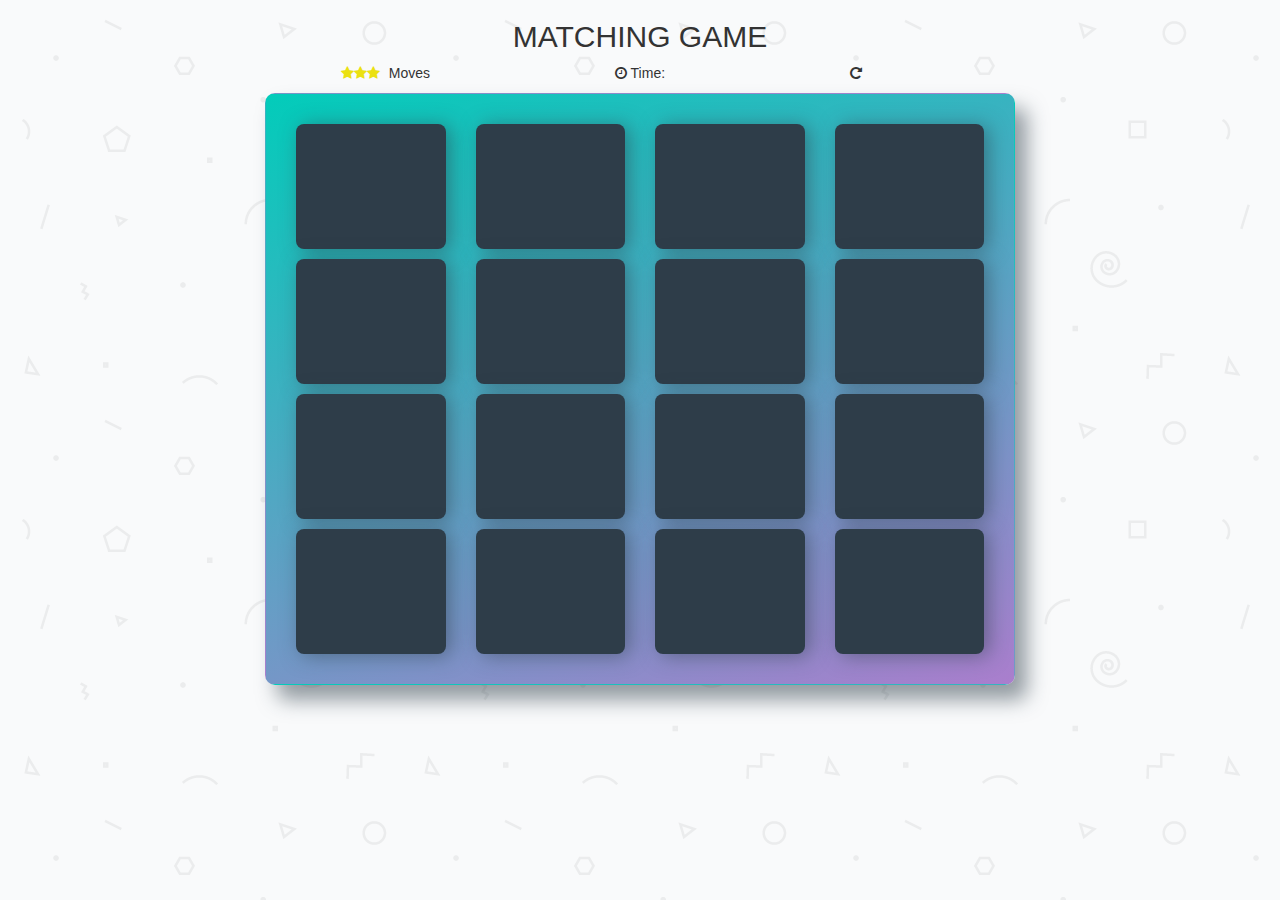
<file: index.html>
<!DOCTYPE html>
<html lang="pt-br" xmlns="http://www.w3.org/1999/html" xmlns="http://www.w3.org/1999/html">
<head>
    <meta charset="UTF-8">
    <meta http-equiv="x-ua-compatible" content="ie=edge">
    <title>Matching Game Project</title>
    <meta name="description" content="">
    <meta name="viewport" content="width=device-width, initial-scale=1">
    <!-- BootStratp -->
    <link rel="stylesheet" href="css/bootstrap.min.css">
    <!-- Font Awesome -->
    <link rel="stylesheet" href="vendors/font-awesome-4.7.0/css/font-awesome.min.css">
    <!-- Animate css  -->
    <link rel="stylesheet" href="https://cdnjs.cloudflare.com/ajax/libs/animate.css/3.5.2/animate.min.css">
    <!-- Sweet alert -->
    <link rel="stylesheet" href="vendors/bootstrap-sweetalert-master/dist/sweetalert.css">
    <!-- style css -->
    <link rel="stylesheet" href="css/style.css">
</head>
<body>
<div class="container">
    <!-- Start HEADER -->
    <header>
        <div class="row">
            <h2 class="title text-center text-uppercase">Matching Game</h2>
        </div>
    </header>
    <!-- End HEADER -->
    <!-- start score -->
    <section>
        <div class="row">
            <div class="col-sm-4 col-md-4 col-xs-6">
                <div class="score-panel">
                    <ul class="stars">
                        <!-- loading stars function -->
                    </ul>
                    <span class="moves"></span> Moves
                </div>
            </div>
            <div class="col-sm-4 col-md-4 col-xs-6">
                <div class="time">
                    <span><i class="fa fa-clock-o"></i> Time: <span class="clock"></span></span>
                </div>
            </div>
            <div class="col-sm-4 col-md-4 col-xs-12">
                <div class="restart">
                    <i class="fa fa-repeat" onclick="resetGame()"></i>
                </div>
            </div>
        </div>
    </section>
    <!-- end score -->
    <!-- Start PANEL -->
    <section>
        <div class="row">
            <div class="col-sm-8 col-sm-offset-2 col-xs-12">
                <div class="panel panel-custom">
                    <div class="container text-center">
                        <!-- loading page function -->
                    </div>
                </div>
            </div>
        </div>
    </section>
</div>
<!-- END Panel -->
<!-- Jquery -->
<script src="js/jquery-3.3.1.min.js"></script>
<!-- Sweet alert -->
<script src="vendors/bootstrap-sweetalert-master/dist/sweetalert.min.js"></script>
<!-- script -->
<script src="js/app.js"></script>
</body>
</html>
</file>
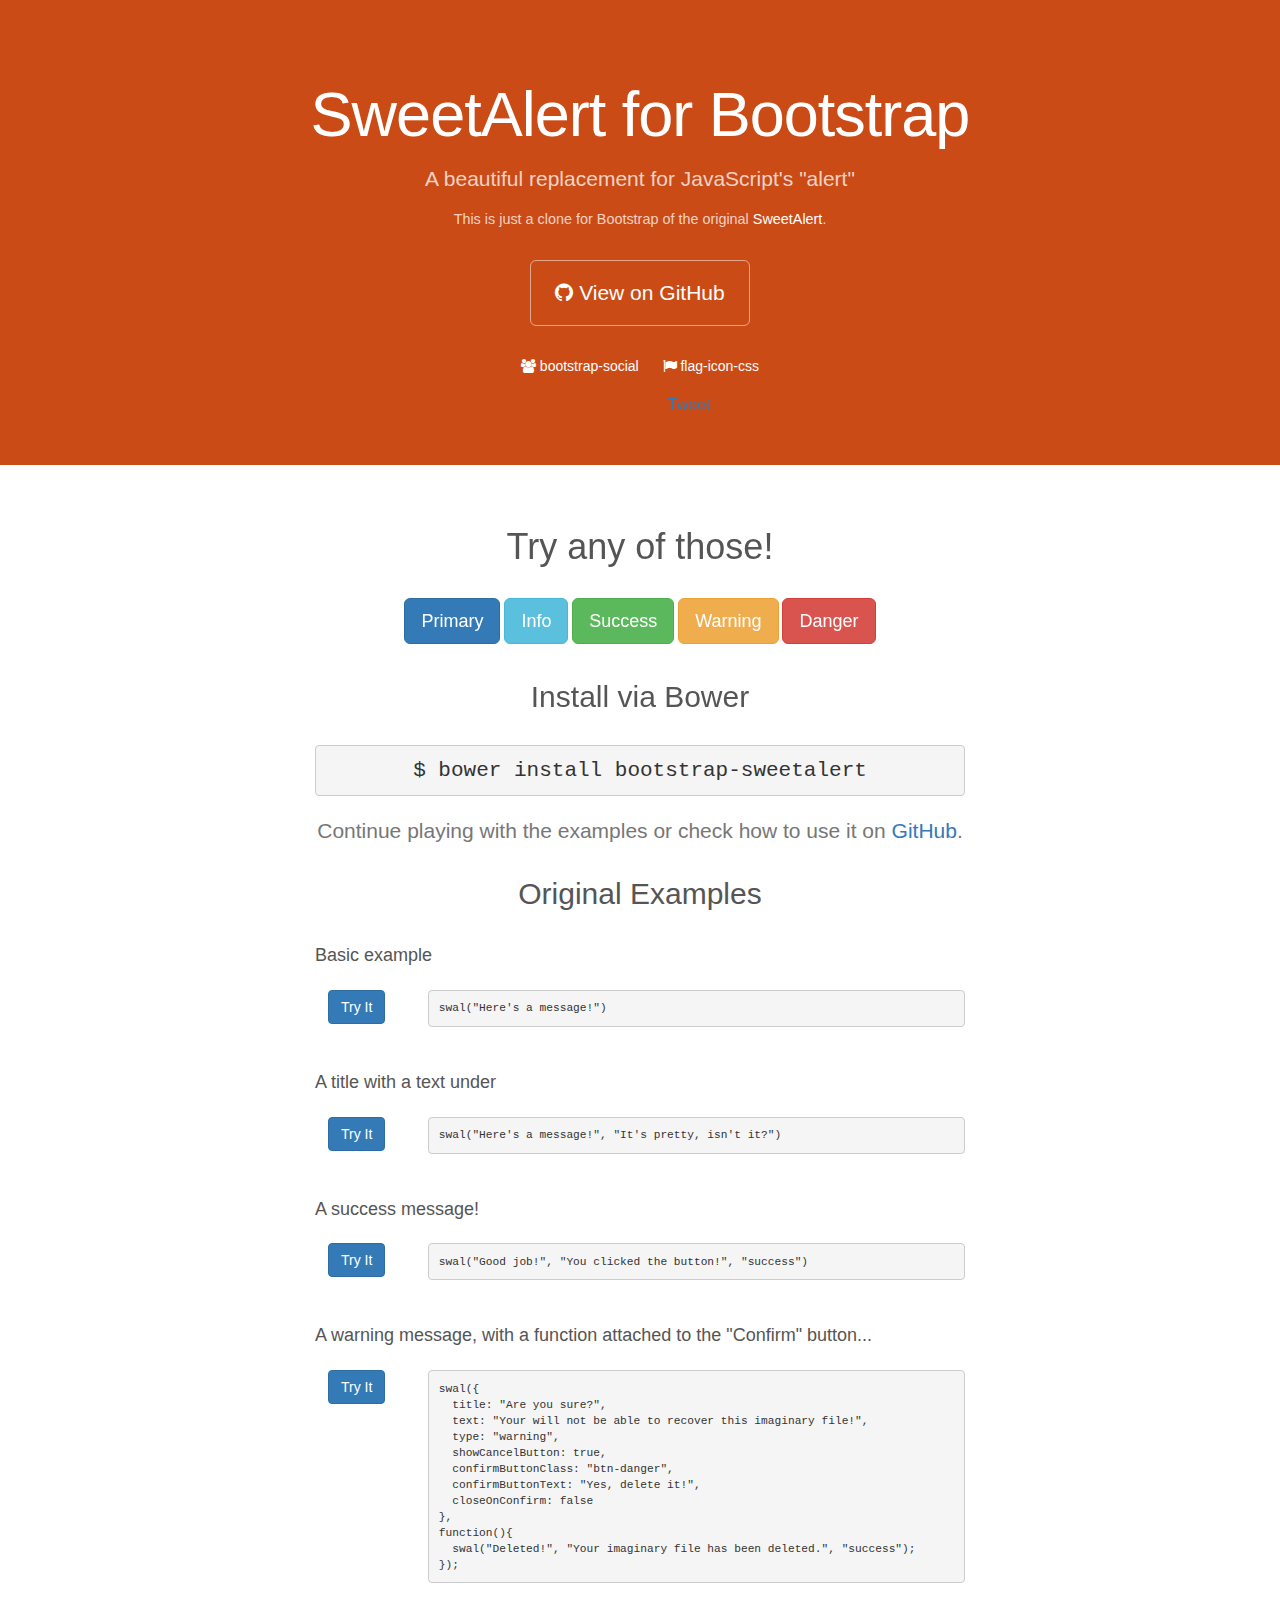
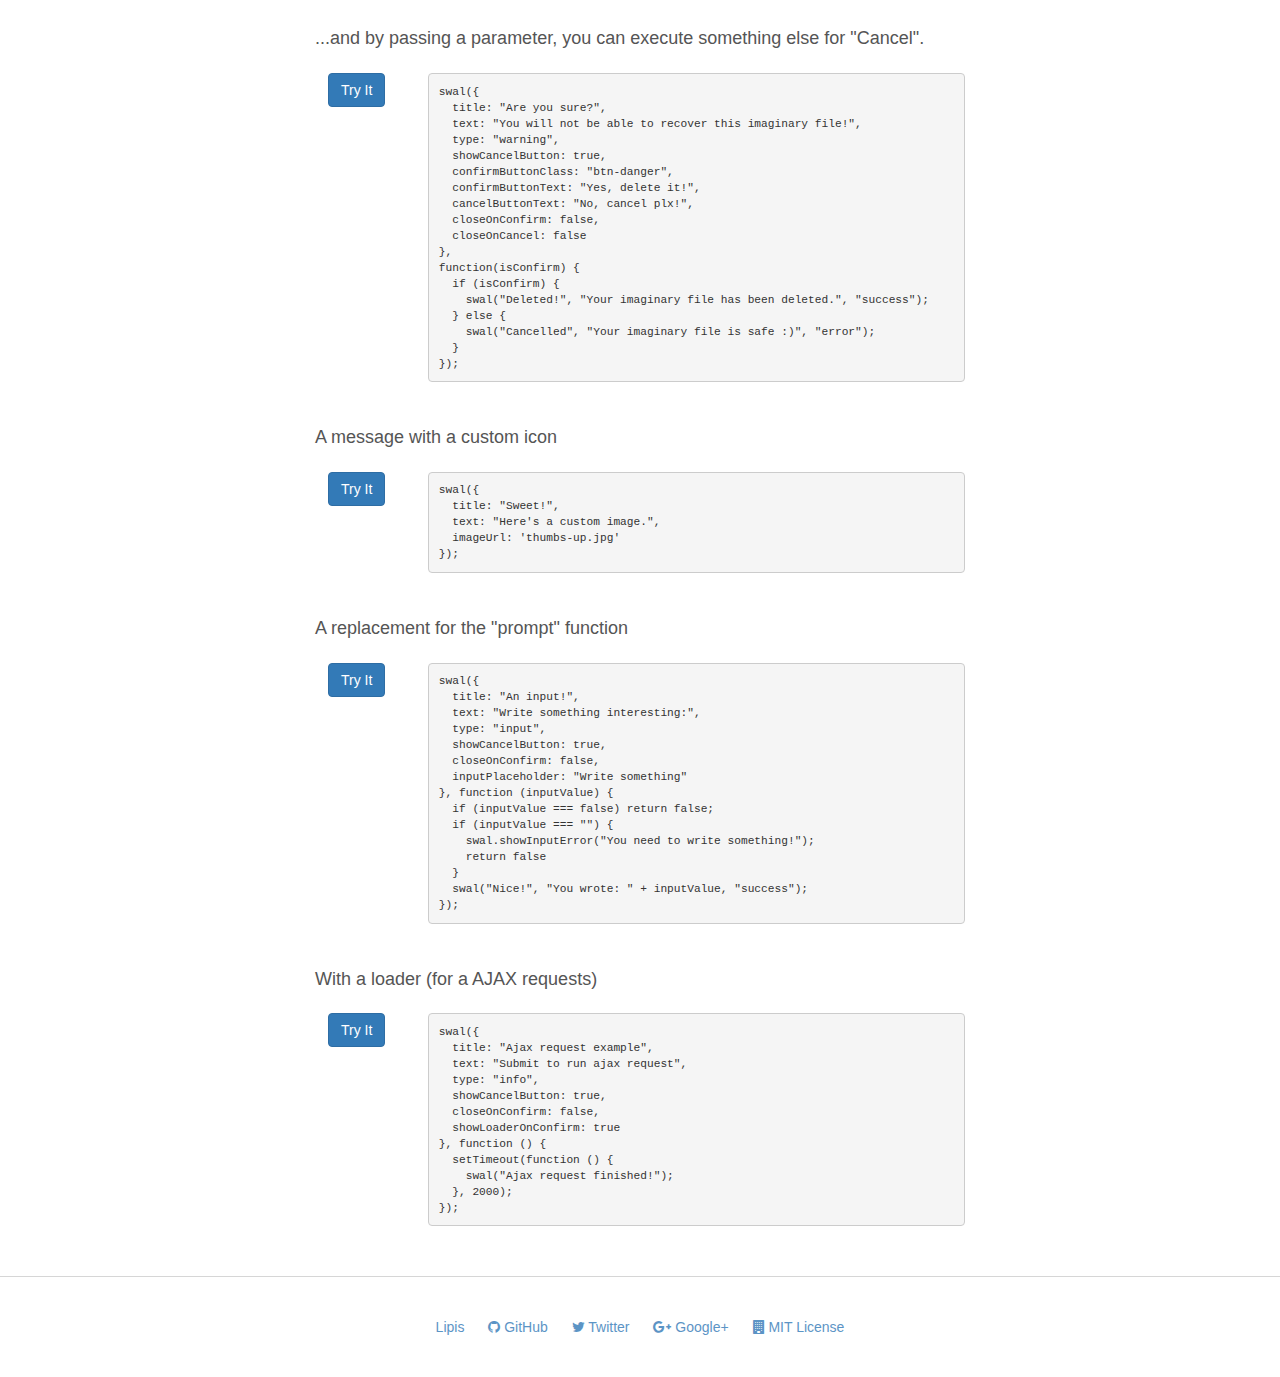
<file: vendors/bootstrap-sweetalert-master/index.html>
<!DOCTYPE html>
<html lang="en">
  <head>
    <meta charset="utf-8">
    <meta http-equiv="X-UA-Compatible" content="IE=edge">
    <meta name="viewport" content="width=device-width, initial-scale=1">

    <meta property="og:title" content="Social Buttons for Bootstrap" />
    <meta property="og:description" content="A beautiful replacement for JavaScript's 'alert' for Bootstrap" />
    <meta property="og:type" content="website" />
    <meta property="og:url" content="http://lipis.github.io/bootstrap-sweetalert/" />
    <meta property="og:image" content="http://lipis.github.io/bootstrap-social/assets/bootstrap-sweetalert.png" />

    <title>SweetAlert for Bootstrap</title>

    <link href="//maxcdn.bootstrapcdn.com/bootstrap/3.2.0/css/bootstrap.min.css" rel="stylesheet">
    <link href="//maxcdn.bootstrapcdn.com/font-awesome/4.2.0/css/font-awesome.min.css" rel="stylesheet">
    <script src="//code.jquery.com/jquery-2.1.1.js"></script>
    <link href="assets/docs.css" rel="stylesheet">

    <!-- Debug -->
    <script src="//localhost:32123/livereload.js"></script>

    <!-- This is what you need -->
    <script src="dist/sweetalert.js"></script>
    <link rel="stylesheet" href="dist/sweetalert.css">
    <!--.......................-->

    <script>
      (function(i,s,o,g,r,a,m){i['GoogleAnalyticsObject']=r;i[r]=i[r]||function(){
      (i[r].q=i[r].q||[]).push(arguments)},i[r].l=1*new Date();a=s.createElement(o),
      m=s.getElementsByTagName(o)[0];a.async=1;a.src=g;m.parentNode.insertBefore(a,m)
      })(window,document,'script','//www.google-analytics.com/analytics.js','ga');
      ga('create', 'UA-42119746-3', 'auto');
      ga('send', 'pageview');
    </script>
  </head>

  <body>
    <div class="jumbotron">
      <h1>SweetAlert for Bootstrap</h1>
      <p>A beautiful replacement for JavaScript's "alert"</p>
      <p class="small">
        This is just a clone for Bootstrap of the original
        <a href="http://tristanedwards.me/sweetalert" target="_blank" onclick="_gaq.push(['_trackEvent', 'exit', 'header', 'Original']);">SweetAlert</a>.
      </p>
      <p>
        <a class="btn btn-outline btn-lg" href="https://github.com/lipis/sweetalert" onclick="_gaq.push(['_trackEvent', 'exit', 'main', 'GitHub']);">
          <span class="fa fa-github"></span>
          View on GitHub
        </a>
      </p>
      <ul class="jumbotron-links">
        <li><a href="http://lipis.github.io/bootstrap-social" onclick="_gaq.push(['_trackEvent', 'exit', 'header', 'bootstrap-social']);"><i class="fa fa-group"></i> bootstrap-social</a></li>
        <li><a href="http://lipis.github.io/flag-icon-css"  onclick="_gaq.push(['_trackEvent', 'exit', 'header', 'flag-icon-css']);"><i class="fa fa-flag"></i> flag-icon-css</a></li>
      </ul>

      <iframe src="http://ghbtns.com/github-btn.html?user=lipis&amp;repo=bootstrap-sweetalert&amp;type=watch&amp;count=true" class="social-share"></iframe>
      <a href="https://twitter.com/share" class="social-share twitter-share-button" data-url="http://lipis.github.io/bootstrap-sweetalert/" data-text="SweetAlert for Bootstrap! A beautiful replacement for JavaScript's 'alert'." data-via="lipis" data-hashtags="bootstrap">Tweet</a>
    </div>

    <div class="container">

      <h1>Try any of those!</h1>
      <div class="examples">
        <button class="btn btn-lg btn-primary sweet-10" onclick="_gaq.push(['_trackEvent', 'example, 'try', 'Primary']);">Primary</button>
        <button class="btn btn-lg btn-info sweet-11" onclick="_gaq.push(['_trackEvent', 'example, 'try', 'Info']);">Info</button>
        <button class="btn btn-lg btn-success sweet-12" onclick="_gaq.push(['_trackEvent', 'example, 'try', 'Success']);">Success</button>
        <button class="btn btn-lg btn-warning sweet-13" onclick="_gaq.push(['_trackEvent', 'example, 'try', 'Warning']);">Warning</button>
        <button class="btn btn-lg btn-danger sweet-14" onclick="_gaq.push(['_trackEvent', 'example, 'try', 'Danger']);">Danger</button>
      </div>


      <h2>Install via Bower</h2>

      <pre class="text-center lead">$ bower install bootstrap-sweetalert</pre>

      <p class="text-muted text-center lead">
        Continue playing with the examples or check how to use it on
        <a href="https://github.com/lipis/bootstrap-sweetalert#sweetalert-for-bootstrap">GitHub</a>.
      </p>

      <h2>Original Examples</h2>

      <h4>Basic example</h4>
      <div class="row">
        <div class="col-sm-2 text-center">
          <p><button class="btn btn-primary sweet-1" onclick="_gaq.push(['_trackEvent', 'example', 'try', 'sweet-1']);">Try It</button></p>
        </div>
        <div class="col-sm-10">
          <pre class="code">swal("Here's a message!")</pre>
        </div>
      </div>

      <h4>A title with a text under</h4>
      <div class="row">
        <div class="col-sm-2 text-center">
          <p><button class="btn btn-primary sweet-2" onclick="_gaq.push(['_trackEvent', 'example', 'try', 'sweet-2']);">Try It</button></p>
        </div>
        <div class="col-sm-10">
          <pre>swal("Here's a message!", "It's pretty, isn't it?")</pre>
        </div>
      </div>

      <h4>A success message!</h4>
      <div class="row">
        <div class="col-sm-2 text-center">
          <p><button class="btn btn-primary sweet-3" onclick="_gaq.push(['_trackEvent', 'example', 'try', 'sweet-3']);">Try It</button></p>
        </div>
        <div class="col-sm-10">
          <pre>swal("Good job!", "You clicked the button!", "success")</pre>
        </div>
      </div>

      <h4>A warning message, with a function attached to the "Confirm" button...</h4>
      <div class="row">
        <div class="col-sm-2 text-center">
          <p><button class="btn btn-primary sweet-4" onclick="_gaq.push(['_trackEvent', 'example', 'try', 'sweet-4']);">Try It</button></p>
        </div>
        <div class="col-sm-10">
          <pre>
swal({
  title: "Are you sure?",
  text: "Your will not be able to recover this imaginary file!",
  type: "warning",
  showCancelButton: true,
  confirmButtonClass: "btn-danger",
  confirmButtonText: "Yes, delete it!",
  closeOnConfirm: false
},
function(){
  swal("Deleted!", "Your imaginary file has been deleted.", "success");
});</pre>
        </div>
      </div>

      <h4>...and by passing a parameter, you can execute something else for "Cancel".</h4>
      <div class="row">
        <div class="col-sm-2 text-center">
          <p><button class="btn btn-primary sweet-5" onclick="_gaq.push(['_trackEvent', 'example', 'try', 'sweet-5']);">Try It</button></p>
        </div>
        <div class="col-sm-10">
          <pre>
swal({
  title: "Are you sure?",
  text: "You will not be able to recover this imaginary file!",
  type: "warning",
  showCancelButton: true,
  confirmButtonClass: "btn-danger",
  confirmButtonText: "Yes, delete it!",
  cancelButtonText: "No, cancel plx!",
  closeOnConfirm: false,
  closeOnCancel: false
},
function(isConfirm) {
  if (isConfirm) {
    swal("Deleted!", "Your imaginary file has been deleted.", "success");
  } else {
    swal("Cancelled", "Your imaginary file is safe :)", "error");
  }
});</pre>
        </div>
      </div>

      <h4>A message with a custom icon</h4>
      <div class="row">
        <div class="col-sm-2 text-center">
          <p><button class="btn btn-primary sweet-6" onclick="_gaq.push(['_trackEvent', 'exit', 'footer', 'Lipis']);">Try It</button></p>
        </div>
        <div class="col-sm-10">
          <pre>
swal({
  title: "Sweet!",
  text: "Here's a custom image.",
  imageUrl: 'thumbs-up.jpg'
});</pre>
        </div>
      </div>

      <h4>A replacement for the "prompt" function</h4>
      <div class="row">
        <div class="col-sm-2 text-center">
          <p><button class="btn btn-primary sweet-7" onclick="_gaq.push(['_trackEvent', 'exit', 'footer', 'Lipis']);">Try It</button></p>
        </div>
        <div class="col-sm-10">
          <pre>
swal({
  title: "An input!",
  text: "Write something interesting:",
  type: "input",
  showCancelButton: true,
  closeOnConfirm: false,
  inputPlaceholder: "Write something"
}, function (inputValue) {
  if (inputValue === false) return false;
  if (inputValue === "") {
    swal.showInputError("You need to write something!");
    return false
  }
  swal("Nice!", "You wrote: " + inputValue, "success");
});</pre>
        </div>
      </div>

      <h4>With a loader (for a AJAX requests)</h4>
      <div class="row">
        <div class="col-sm-2 text-center">
          <p><button class="btn btn-primary sweet-8" onclick="_gaq.push(['_trackEvent', 'exit', 'footer', 'Lipis']);">Try It</button></p>
        </div>
        <div class="col-sm-10">
          <pre>
swal({
  title: "Ajax request example",
  text: "Submit to run ajax request",
  type: "info",
  showCancelButton: true,
  closeOnConfirm: false,
  showLoaderOnConfirm: true
}, function () {
  setTimeout(function () {
    swal("Ajax request finished!");
  }, 2000);
});</pre>
        </div>
      </div>
    </div>
    <footer>
      <ul class="links">
        <li><a href="http://lip.is" onclick="_gaq.push(['_trackEvent', 'exit', 'footer', 'Lipis']);">Lipis</a></li>
        <li><a href="http://github.com/lipis" onclick="_gaq.push(['_trackEvent', 'exit', 'footer', 'GitHub']);"><i class="fa fa-github"></i> GitHub</a></li>
        <li><a href="http://twitter.com/lipis" onclick="_gaq.push(['_trackEvent', 'exit', 'footer', 'Twitter']);"><i class="fa fa-twitter"></i> Twitter</a></li>
        <li><a href="http://google.com/+PanayiotisLipiridis" onclick="_gaq.push(['_trackEvent', 'exit', 'footer', 'Google+']);"><i class="fa fa-google-plus"></i> Google+</a></li>
        <li><a href="http://opensource.org/licenses/MIT" onclick="_gaq.push(['_trackEvent', 'exit', 'footer', 'MIT']);"><i class="fa fa-building"></i> MIT License</a></li>
      </ul>
    </footer>

    <script>
      document.querySelector('.sweet-1').onclick = function(){
        swal("Here's a message!");
      };

      document.querySelector('.sweet-2').onclick = function(){
        swal("Here's a message!", "It's pretty, isn't it?")
      };

      document.querySelector('.sweet-3').onclick = function(){
        swal("Good job!", "You clicked the button!", "success");
      };

      document.querySelector('.sweet-4').onclick = function(){
        swal({
          title: "Are you sure?",
          text: "You will not be able to recover this imaginary file!",
          type: "warning",
          showCancelButton: true,
          confirmButtonClass: 'btn-danger',
          confirmButtonText: 'Yes, delete it!',
          closeOnConfirm: false,
          //closeOnCancel: false
        },
        function(){
          swal("Deleted!", "Your imaginary file has been deleted!", "success");
        });
      };

      document.querySelector('.sweet-5').onclick = function(){
        swal({
          title: "Are you sure?",
          text: "You will not be able to recover this imaginary file!",
          type: "warning",
          showCancelButton: true,
          confirmButtonClass: 'btn-danger',
          confirmButtonText: 'Yes, delete it!',
          cancelButtonText: "No, cancel plx!",
          closeOnConfirm: false,
          closeOnCancel: false
        },
        function(isConfirm){
          if (isConfirm){
            swal("Deleted!", "Your imaginary file has been deleted!", "success");
          } else {
            swal("Cancelled", "Your imaginary file is safe :)", "error");
          }
        });
      };

      document.querySelector('.sweet-6').onclick = function(){
        swal({
          title: "Sweet!",
          text: "Here's a custom image.",
          imageUrl: 'assets/thumbs-up.jpg'
        });
      };

      document.querySelector('.sweet-7').onclick = function () {
        swal({
          title: "An input!",
          text: "Write something interesting:",
          type: "input",
          showCancelButton: true,
          closeOnConfirm: false,
          animation: "slide-from-top",
          inputPlaceholder: "Write something"
        }, function (inputValue) {
          if (inputValue === false) return false;
          if (inputValue === "") {
            swal.showInputError("You need to write something!");
            return false
          }
          swal("Nice!", "You wrote: " + inputValue, "success");
        });
      };

      document.querySelector('.sweet-8').onclick = function () {
        swal({
          title: "Ajax request example",
          text: "Submit to run ajax request",
          type: "info",
          showCancelButton: true,
          closeOnConfirm: false,
          showLoaderOnConfirm: true
        }, function () {
          setTimeout(function () {
            swal("Ajax request finished!");
          }, 2000);
        });
      };

      document.querySelector('.sweet-10').onclick = function(){
        swal({
          title: "Are you sure?",
          text: "You will not be able to recover this imaginary file!",
          type: "info",
          showCancelButton: true,
          confirmButtonClass: 'btn-primary',
          confirmButtonText: 'Primary!'
        });
      };

      document.querySelector('.sweet-11').onclick = function(){
        swal({
          title: "Are you sure?",
          text: "You will not be able to recover this imaginary file!",
          type: "info",
          showCancelButton: true,
          confirmButtonClass: 'btn-info',
          confirmButtonText: 'Info!'
        });
      };

      document.querySelector('.sweet-12').onclick = function(){
        swal({
          title: "Are you sure?",
          text: "You will not be able to recover this imaginary file!",
          type: "success",
          showCancelButton: true,
          confirmButtonClass: 'btn-success',
          confirmButtonText: 'Success!'
        });
      };

      document.querySelector('.sweet-13').onclick = function(){
        swal({
          title: "Are you sure?",
          text: "You will not be able to recover this imaginary file!",
          type: "warning",
          showCancelButton: true,
          confirmButtonClass: 'btn-warning',
          confirmButtonText: 'Warning!'
        });
      };

      document.querySelector('.sweet-14').onclick = function(){
        swal({
          title: "Are you sure?",
          text: "You will not be able to recover this imaginary file!",
          type: "error",
          showCancelButton: true,
          confirmButtonClass: 'btn-danger',
          confirmButtonText: 'Danger!'
        });
      };
    </script>
    <script>
      !function(d,s,id){var js,fjs=d.getElementsByTagName(s)[0],p=/^http:/.test(d.location)?'http':'https';if(!d.getElementById(id)){js=d.createElement(s);js.id=id;js.src=p+'://platform.twitter.com/widgets.js';fjs.parentNode.insertBefore(js,fjs);}}(document, 'script', 'twitter-wjs');
    </script>
  </body>
</html>
</file>
<file: vendors/bootstrap-sweetalert-master/dist/sweetalert.css>
@keyframes showSweetAlert {
  0% {
    transform: scale(0.7);
  }
  45% {
    transform: scale(1.05);
  }
  80% {
    transform: scale(0.95);
  }
  100% {
    transform: scale(1);
  }
}
@keyframes hideSweetAlert {
  0% {
    transform: scale(1);
  }
  100% {
    transform: scale(0.5);
  }
}
@keyframes slideFromTop {
  0% {
    top: 0%;
  }
  100% {
    top: 50%;
  }
}
@keyframes slideToTop {
  0% {
    top: 50%;
  }
  100% {
    top: 0%;
  }
}
@keyframes slideFromBottom {
  0% {
    top: 70%;
  }
  100% {
    top: 50%;
  }
}
@keyframes slideToBottom {
  0% {
    top: 50%;
  }
  100% {
    top: 70%;
  }
}
.showSweetAlert {
  animation: showSweetAlert 0.3s;
}
.showSweetAlert[data-animation=none] {
  animation: none;
}
.showSweetAlert[data-animation=slide-from-top] {
  animation: slideFromTop 0.3s;
}
.showSweetAlert[data-animation=slide-from-bottom] {
  animation: slideFromBottom 0.3s;
}
.hideSweetAlert {
  animation: hideSweetAlert 0.3s;
}
.hideSweetAlert[data-animation=none] {
  animation: none;
}
.hideSweetAlert[data-animation=slide-from-top] {
  animation: slideToTop 0.3s;
}
.hideSweetAlert[data-animation=slide-from-bottom] {
  animation: slideToBottom 0.3s;
}
@keyframes animateSuccessTip {
  0% {
    width: 0;
    left: 1px;
    top: 19px;
  }
  54% {
    width: 0;
    left: 1px;
    top: 19px;
  }
  70% {
    width: 50px;
    left: -8px;
    top: 37px;
  }
  84% {
    width: 17px;
    left: 21px;
    top: 48px;
  }
  100% {
    width: 25px;
    left: 14px;
    top: 45px;
  }
}
@keyframes animateSuccessLong {
  0% {
    width: 0;
    right: 46px;
    top: 54px;
  }
  65% {
    width: 0;
    right: 46px;
    top: 54px;
  }
  84% {
    width: 55px;
    right: 0px;
    top: 35px;
  }
  100% {
    width: 47px;
    right: 8px;
    top: 38px;
  }
}
@keyframes rotatePlaceholder {
  0% {
    transform: rotate(-45deg);
  }
  5% {
    transform: rotate(-45deg);
  }
  12% {
    transform: rotate(-405deg);
  }
  100% {
    transform: rotate(-405deg);
  }
}
.animateSuccessTip {
  animation: animateSuccessTip 0.75s;
}
.animateSuccessLong {
  animation: animateSuccessLong 0.75s;
}
.sa-icon.sa-success.animate::after {
  animation: rotatePlaceholder 4.25s ease-in;
}
@keyframes animateErrorIcon {
  0% {
    transform: rotateX(100deg);
    opacity: 0;
  }
  100% {
    transform: rotateX(0deg);
    opacity: 1;
  }
}
.animateErrorIcon {
  animation: animateErrorIcon 0.5s;
}
@keyframes animateXMark {
  0% {
    transform: scale(0.4);
    margin-top: 26px;
    opacity: 0;
  }
  50% {
    transform: scale(0.4);
    margin-top: 26px;
    opacity: 0;
  }
  80% {
    transform: scale(1.15);
    margin-top: -6px;
  }
  100% {
    transform: scale(1);
    margin-top: 0;
    opacity: 1;
  }
}
.animateXMark {
  animation: animateXMark 0.5s;
}
@keyframes pulseWarning {
  0% {
    border-color: #F8D486;
  }
  100% {
    border-color: #F8BB86;
  }
}
.pulseWarning {
  animation: pulseWarning 0.75s infinite alternate;
}
@keyframes pulseWarningIns {
  0% {
    background-color: #F8D486;
  }
  100% {
    background-color: #F8BB86;
  }
}
.pulseWarningIns {
  animation: pulseWarningIns 0.75s infinite alternate;
}
@keyframes rotate-loading {
  0% {
    transform: rotate(0deg);
  }
  100% {
    transform: rotate(360deg);
  }
}
body.stop-scrolling {
  height: 100%;
  overflow: hidden;
}
.sweet-overlay {
  background-color: rgba(0, 0, 0, 0.4);
  position: fixed;
  left: 0;
  right: 0;
  top: 0;
  bottom: 0;
  display: none;
  z-index: 1040;
}
.sweet-alert {
  background-color: #ffffff;
  width: 478px;
  padding: 17px;
  border-radius: 5px;
  text-align: center;
  position: fixed;
  left: 50%;
  top: 50%;
  margin-left: -256px;
  margin-top: -200px;
  overflow: hidden;
  display: none;
  z-index: 2000;
}
@media all and (max-width: 767px) {
  .sweet-alert {
    width: auto;
    margin-left: 0;
    margin-right: 0;
    left: 15px;
    right: 15px;
  }
}
.sweet-alert .form-group {
  display: none;
}
.sweet-alert .form-group .sa-input-error {
  display: none;
}
.sweet-alert.show-input .form-group {
  display: block;
}
.sweet-alert .sa-confirm-button-container {
  display: inline-block;
  position: relative;
}
.sweet-alert .la-ball-fall {
  position: absolute;
  left: 50%;
  top: 50%;
  margin-left: -27px;
  margin-top: -9px;
  opacity: 0;
  visibility: hidden;
}
.sweet-alert button[disabled] {
  opacity: .6;
  cursor: default;
}
.sweet-alert button.confirm[disabled] {
  color: transparent;
}
.sweet-alert button.confirm[disabled] ~ .la-ball-fall {
  opacity: 1;
  visibility: visible;
  transition-delay: 0s;
}
.sweet-alert .sa-icon {
  width: 80px;
  height: 80px;
  border: 4px solid gray;
  border-radius: 50%;
  margin: 20px auto;
  position: relative;
  box-sizing: content-box;
}
.sweet-alert .sa-icon.sa-error {
  border-color: #d43f3a;
}
.sweet-alert .sa-icon.sa-error .sa-x-mark {
  position: relative;
  display: block;
}
.sweet-alert .sa-icon.sa-error .sa-line {
  position: absolute;
  height: 5px;
  width: 47px;
  background-color: #d9534f;
  display: block;
  top: 37px;
  border-radius: 2px;
}
.sweet-alert .sa-icon.sa-error .sa-line.sa-left {
  transform: rotate(45deg);
  left: 17px;
}
.sweet-alert .sa-icon.sa-error .sa-line.sa-right {
  transform: rotate(-45deg);
  right: 16px;
}
.sweet-alert .sa-icon.sa-warning {
  border-color: #eea236;
}
.sweet-alert .sa-icon.sa-warning .sa-body {
  position: absolute;
  width: 5px;
  height: 47px;
  left: 50%;
  top: 10px;
  border-radius: 2px;
  margin-left: -2px;
  background-color: #f0ad4e;
}
.sweet-alert .sa-icon.sa-warning .sa-dot {
  position: absolute;
  width: 7px;
  height: 7px;
  border-radius: 50%;
  margin-left: -3px;
  left: 50%;
  bottom: 10px;
  background-color: #f0ad4e;
}
.sweet-alert .sa-icon.sa-info {
  border-color: #46b8da;
}
.sweet-alert .sa-icon.sa-info::before {
  content: "";
  position: absolute;
  width: 5px;
  height: 29px;
  left: 50%;
  bottom: 17px;
  border-radius: 2px;
  margin-left: -2px;
  background-color: #5bc0de;
}
.sweet-alert .sa-icon.sa-info::after {
  content: "";
  position: absolute;
  width: 7px;
  height: 7px;
  border-radius: 50%;
  margin-left: -3px;
  top: 19px;
  background-color: #5bc0de;
}
.sweet-alert .sa-icon.sa-success {
  border-color: #4cae4c;
}
.sweet-alert .sa-icon.sa-success::before,
.sweet-alert .sa-icon.sa-success::after {
  content: '';
  border-radius: 50%;
  position: absolute;
  width: 60px;
  height: 120px;
  background: #ffffff;
  transform: rotate(45deg);
}
.sweet-alert .sa-icon.sa-success::before {
  border-radius: 120px 0 0 120px;
  top: -7px;
  left: -33px;
  transform: rotate(-45deg);
  transform-origin: 60px 60px;
}
.sweet-alert .sa-icon.sa-success::after {
  border-radius: 0 120px 120px 0;
  top: -11px;
  left: 30px;
  transform: rotate(-45deg);
  transform-origin: 0px 60px;
}
.sweet-alert .sa-icon.sa-success .sa-placeholder {
  width: 80px;
  height: 80px;
  border: 4px solid rgba(92, 184, 92, 0.2);
  border-radius: 50%;
  box-sizing: content-box;
  position: absolute;
  left: -4px;
  top: -4px;
  z-index: 2;
}
.sweet-alert .sa-icon.sa-success .sa-fix {
  width: 5px;
  height: 90px;
  background-color: #ffffff;
  position: absolute;
  left: 28px;
  top: 8px;
  z-index: 1;
  transform: rotate(-45deg);
}
.sweet-alert .sa-icon.sa-success .sa-line {
  height: 5px;
  background-color: #5cb85c;
  display: block;
  border-radius: 2px;
  position: absolute;
  z-index: 2;
}
.sweet-alert .sa-icon.sa-success .sa-line.sa-tip {
  width: 25px;
  left: 14px;
  top: 46px;
  transform: rotate(45deg);
}
.sweet-alert .sa-icon.sa-success .sa-line.sa-long {
  width: 47px;
  right: 8px;
  top: 38px;
  transform: rotate(-45deg);
}
.sweet-alert .sa-icon.sa-custom {
  background-size: contain;
  border-radius: 0;
  border: none;
  background-position: center center;
  background-repeat: no-repeat;
}
.sweet-alert .btn-default:focus {
  border-color: #cccccc;
  outline: 0;
  -webkit-box-shadow: inset 0 1px 1px rgba(0,0,0,.075), 0 0 8px rgba(204, 204, 204, 0.6);
  box-shadow: inset 0 1px 1px rgba(0,0,0,.075), 0 0 8px rgba(204, 204, 204, 0.6);
}
.sweet-alert .btn-success:focus {
  border-color: #4cae4c;
  outline: 0;
  -webkit-box-shadow: inset 0 1px 1px rgba(0,0,0,.075), 0 0 8px rgba(76, 174, 76, 0.6);
  box-shadow: inset 0 1px 1px rgba(0,0,0,.075), 0 0 8px rgba(76, 174, 76, 0.6);
}
.sweet-alert .btn-info:focus {
  border-color: #46b8da;
  outline: 0;
  -webkit-box-shadow: inset 0 1px 1px rgba(0,0,0,.075), 0 0 8px rgba(70, 184, 218, 0.6);
  box-shadow: inset 0 1px 1px rgba(0,0,0,.075), 0 0 8px rgba(70, 184, 218, 0.6);
}
.sweet-alert .btn-danger:focus {
  border-color: #d43f3a;
  outline: 0;
  -webkit-box-shadow: inset 0 1px 1px rgba(0,0,0,.075), 0 0 8px rgba(212, 63, 58, 0.6);
  box-shadow: inset 0 1px 1px rgba(0,0,0,.075), 0 0 8px rgba(212, 63, 58, 0.6);
}
.sweet-alert .btn-warning:focus {
  border-color: #eea236;
  outline: 0;
  -webkit-box-shadow: inset 0 1px 1px rgba(0,0,0,.075), 0 0 8px rgba(238, 162, 54, 0.6);
  box-shadow: inset 0 1px 1px rgba(0,0,0,.075), 0 0 8px rgba(238, 162, 54, 0.6);
}
.sweet-alert button::-moz-focus-inner {
  border: 0;
}
/*!
 * Load Awesome v1.1.0 (http://github.danielcardoso.net/load-awesome/)
 * Copyright 2015 Daniel Cardoso <@DanielCardoso>
 * Licensed under MIT
 */
.la-ball-fall,
.la-ball-fall > div {
  position: relative;
  -webkit-box-sizing: border-box;
  -moz-box-sizing: border-box;
  box-sizing: border-box;
}
.la-ball-fall {
  display: block;
  font-size: 0;
  color: #fff;
}
.la-ball-fall.la-dark {
  color: #333;
}
.la-ball-fall > div {
  display: inline-block;
  float: none;
  background-color: currentColor;
  border: 0 solid currentColor;
}
.la-ball-fall {
  width: 54px;
  height: 18px;
}
.la-ball-fall > div {
  width: 10px;
  height: 10px;
  margin: 4px;
  border-radius: 100%;
  opacity: 0;
  -webkit-animation: ball-fall 1s ease-in-out infinite;
  -moz-animation: ball-fall 1s ease-in-out infinite;
  -o-animation: ball-fall 1s ease-in-out infinite;
  animation: ball-fall 1s ease-in-out infinite;
}
.la-ball-fall > div:nth-child(1) {
  -webkit-animation-delay: -200ms;
  -moz-animation-delay: -200ms;
  -o-animation-delay: -200ms;
  animation-delay: -200ms;
}
.la-ball-fall > div:nth-child(2) {
  -webkit-animation-delay: -100ms;
  -moz-animation-delay: -100ms;
  -o-animation-delay: -100ms;
  animation-delay: -100ms;
}
.la-ball-fall > div:nth-child(3) {
  -webkit-animation-delay: 0ms;
  -moz-animation-delay: 0ms;
  -o-animation-delay: 0ms;
  animation-delay: 0ms;
}
.la-ball-fall.la-sm {
  width: 26px;
  height: 8px;
}
.la-ball-fall.la-sm > div {
  width: 4px;
  height: 4px;
  margin: 2px;
}
.la-ball-fall.la-2x {
  width: 108px;
  height: 36px;
}
.la-ball-fall.la-2x > div {
  width: 20px;
  height: 20px;
  margin: 8px;
}
.la-ball-fall.la-3x {
  width: 162px;
  height: 54px;
}
.la-ball-fall.la-3x > div {
  width: 30px;
  height: 30px;
  margin: 12px;
}
/*
 * Animation
 */
@-webkit-keyframes ball-fall {
  0% {
    opacity: 0;
    -webkit-transform: translateY(-145%);
    transform: translateY(-145%);
  }
  10% {
    opacity: .5;
  }
  20% {
    opacity: 1;
    -webkit-transform: translateY(0);
    transform: translateY(0);
  }
  80% {
    opacity: 1;
    -webkit-transform: translateY(0);
    transform: translateY(0);
  }
  90% {
    opacity: .5;
  }
  100% {
    opacity: 0;
    -webkit-transform: translateY(145%);
    transform: translateY(145%);
  }
}
@-moz-keyframes ball-fall {
  0% {
    opacity: 0;
    -moz-transform: translateY(-145%);
    transform: translateY(-145%);
  }
  10% {
    opacity: .5;
  }
  20% {
    opacity: 1;
    -moz-transform: translateY(0);
    transform: translateY(0);
  }
  80% {
    opacity: 1;
    -moz-transform: translateY(0);
    transform: translateY(0);
  }
  90% {
    opacity: .5;
  }
  100% {
    opacity: 0;
    -moz-transform: translateY(145%);
    transform: translateY(145%);
  }
}
@-o-keyframes ball-fall {
  0% {
    opacity: 0;
    -o-transform: translateY(-145%);
    transform: translateY(-145%);
  }
  10% {
    opacity: .5;
  }
  20% {
    opacity: 1;
    -o-transform: translateY(0);
    transform: translateY(0);
  }
  80% {
    opacity: 1;
    -o-transform: translateY(0);
    transform: translateY(0);
  }
  90% {
    opacity: .5;
  }
  100% {
    opacity: 0;
    -o-transform: translateY(145%);
    transform: translateY(145%);
  }
}
@keyframes ball-fall {
  0% {
    opacity: 0;
    -webkit-transform: translateY(-145%);
    -moz-transform: translateY(-145%);
    -o-transform: translateY(-145%);
    transform: translateY(-145%);
  }
  10% {
    opacity: .5;
  }
  20% {
    opacity: 1;
    -webkit-transform: translateY(0);
    -moz-transform: translateY(0);
    -o-transform: translateY(0);
    transform: translateY(0);
  }
  80% {
    opacity: 1;
    -webkit-transform: translateY(0);
    -moz-transform: translateY(0);
    -o-transform: translateY(0);
    transform: translateY(0);
  }
  90% {
    opacity: .5;
  }
  100% {
    opacity: 0;
    -webkit-transform: translateY(145%);
    -moz-transform: translateY(145%);
    -o-transform: translateY(145%);
    transform: translateY(145%);
  }
}
</file>
<file: css/style.css>
body {
    background: #ffffff url('../img/geometry2.png'); /* Background pattern from Subtle Patterns */
    margin: 0 auto;
}

.panel-custom {
    background: linear-gradient(160deg, #02ccba 0%, #aa7ecd 100%);
    border-radius: 10px;
    box-shadow: 12px 15px 20px 0 rgba(46, 61, 73, 0.5);
    display: flex;
    padding: 30px 0 20px 0;
    flex-wrap: wrap;
    justify-content: space-between;
    align-items: center;
}

.panel-custom .card {
    height: 125px;
    background: #2e3d49;
    font-size: 0;
    color: #ffffff;
    border-radius: 8px;
    cursor: pointer;
    display: flex;
    justify-content: center;
    align-items: center;
    box-shadow: 5px 2px 20px 0 rgba(46, 61, 73, 0.5);
}

.panel-custom .card.open {
    transform: rotateY(0);
    background: #02b3e4;
    cursor: default;
}

.panel-custom .card.showcard {
    font-size: 33px;
}

.panel-custom .card.match {
    cursor: default;
    background: #d89c1d;
    font-size: 33px;
}

/*
 * Styles for the Score Panel
 */

.score-panel {
    text-align: right;
    width: 100%;
    margin-bottom: 10px;
}

.score-panel .stars {
    padding: 0;
    display: inline-block;
    margin: 0 5px 0 0;
}

.score-panel .stars li {
    list-style: none;
    display: inline-block;
}

.restart {
    cursor: pointer;
    text-align: left;
}

.time {
    text-align: center;
}

.title {

    margin-bottom: 10px;

}
</file>
<file: vendors/bootstrap-sweetalert-master/assets/docs.css>
.jumbotron {
  font-size: 16px;
  text-align: center;
  color: #fff;
  color: rgba(255,255,255,.75);
  background-color: #cb4b16;
  border-radius: 0;
}
.jumbotron h1 {
  margin-bottom: 15px;
  font-weight: 300;
  letter-spacing: -1px;
  color: #fff;
}
.jumbotron .small {
  font-size: .9em;
}
.jumbotron iframe {
  width: 90px!important;
  height: 20px!important;
  border: none;
  overflow: hidden;
  margin: 2px;
}
.jumbotron p a,
.jumbotron-links a {
  font-weight: 500;
  color: #fff;
  transition: all .1s ease-in-out;
}
.jumbotron p a:hover,
.jumbotron-links a:hover {
  text-shadow: 0 0 10px rgba(255,255,255,.55);
}

.jumbotron-links {
  margin-top: 15px;
  padding-left: 0;
  list-style: none;
  font-size: 14px;
}
.jumbotron-links li {
  display: inline;
}
.jumbotron-links li + li {
  margin-left: 20px;
}


.btn-outline {
  margin-top: 15px;
  margin-bottom: 15px;
  padding: 18px 24px;
  font-size: inherit;
  font-weight: 500;
  color: #fff;
  background-color: transparent;
  border-color: #fff;
  border-color: rgba(255,255,255,.5);
  transition: all .1s ease-in-out;
}

.btn-outline:hover,
.btn-outline:active {
  color: @color-bg;
  background-color: #fff;
  border-color: #fff;
}

.container {
  max-width: 680px;
}


h1,
h2 {
  font-weight: 300;
  color: #555;
  margin-top: 32px;
  margin-bottom: 32px;
  text-align: center;
}

h4 {
  font-weight: 300;
  color: #555;
  margin-top: 36px;
  margin-bottom: 24px;
}

pre {
  font-size: 0.8em;
  overflow: auto;
  word-wrap: normal;
  white-space: pre;
}

footer {
  text-align: center;
  opacity: .8;
  padding: 40px 0;
  margin-top: 40px;
  border-top: 1px solid #ccc;
}

.examples {
  text-align: center;
}

.examples .btn {
  margin-bottom: 4px;
}

.links {
  margin: 0;
  list-style: none;
  padding-left: 0;
}

.links li {
  display: inline;
  padding: 0 10px;
}
</file>
